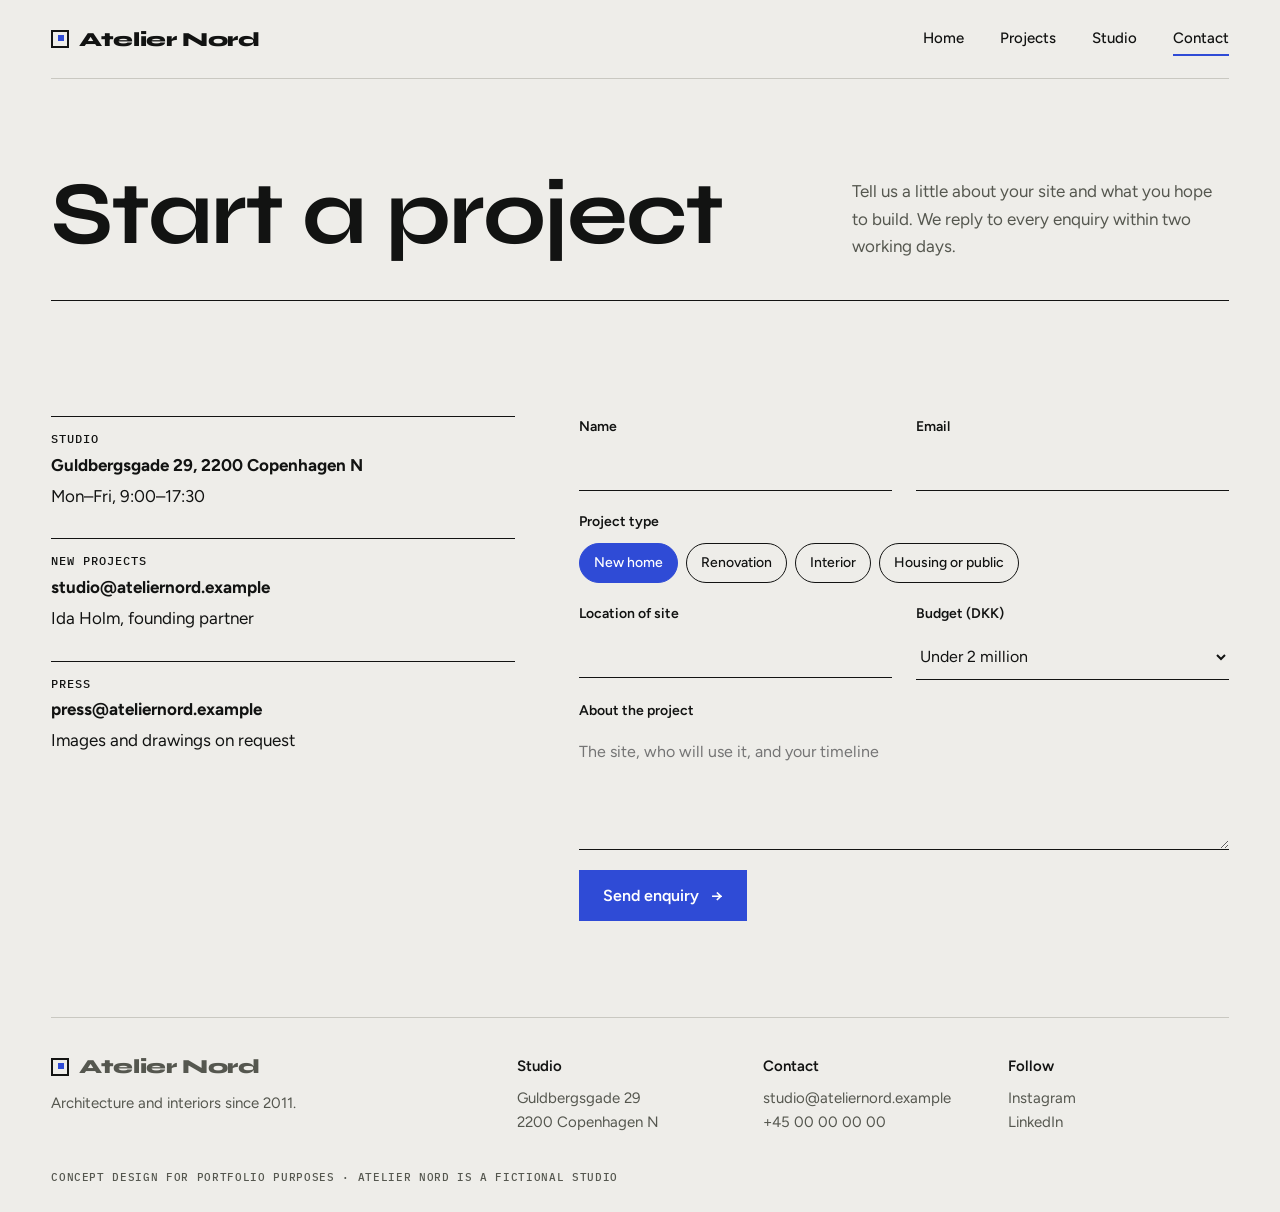
<file: atelier-nord/contact.html>
<!doctype html>
<html lang="en">
<head>
<meta charset="utf-8">
<meta name="viewport" content="width=device-width, initial-scale=1">
<title>Contact — Atelier Nord</title>
<meta name="description" content="Start a project with Atelier Nord. Tell us about your site, your budget and your timeline.">
<link rel="preconnect" href="https://fonts.googleapis.com">
<link rel="preconnect" href="https://fonts.gstatic.com" crossorigin>
<link rel="stylesheet" href="https://fonts.googleapis.com/css2?family=Syne:wght@600;700;800&family=Figtree:wght@400;500;600&family=IBM+Plex+Mono:wght@500&display=swap">
<link rel="stylesheet" href="style.css">
</head>
<body>
<div class="wrap">
  <header class="site-head">
    <a class="logo" href="index.html"><i></i>Atelier Nord</a>
    <nav class="nav" aria-label="Main">
      <a href="index.html">Home</a>
      <a href="projects.html">Projects</a>
      <a href="studio.html">Studio</a>
      <a href="contact.html" aria-current="page">Contact</a>
    </nav>
  </header>

  <section class="page-hero">
    <h1 class="rise">Start a project</h1>
    <p class="rise d2">Tell us a little about your site and what you hope to build. We reply to every enquiry within two working days.</p>
  </section>

  <section class="sec split">
    <div class="offices">
      <div><span class="mono">Studio</span><b>Guldbergsgade 29, 2200 Copenhagen N</b><span>Mon–Fri, 9:00–17:30</span></div>
      <div><span class="mono">New projects</span><b>studio@ateliernord.example</b><span>Ida Holm, founding partner</span></div>
      <div><span class="mono">Press</span><b>press@ateliernord.example</b><span>Images and drawings on request</span></div>
    </div>

    <form class="form" id="enquiry" novalidate>
      <label>Name<input id="name" name="name" required autocomplete="name"></label>
      <label>Email<input id="email" name="email" type="email" required autocomplete="email"></label>
      <div class="full" style="display:flex;flex-direction:column;gap:10px">
        <span style="font-size:14px;font-weight:600">Project type</span>
        <div class="chips">
          <label><input type="radio" name="type" value="New home" checked><span>New home</span></label>
          <label><input type="radio" name="type" value="Renovation"><span>Renovation</span></label>
          <label><input type="radio" name="type" value="Interior"><span>Interior</span></label>
          <label><input type="radio" name="type" value="Housing or public"><span>Housing or public</span></label>
        </div>
      </div>
      <label>Location of site<input id="loc" name="location"></label>
      <label>Budget (DKK)
        <select id="budget" name="budget">
          <option>Under 2 million</option><option>2–5 million</option><option>5–15 million</option><option>Over 15 million</option>
        </select>
      </label>
      <label class="full">About the project<textarea id="msg" name="message" placeholder="The site, who will use it, and your timeline"></textarea></label>
      <div class="full"><button class="btn" type="submit">Send enquiry</button></div>
      <p class="full sent" id="sent" hidden>Thank you. Your enquiry has been received and Ida will reply within two working days. (Concept site: no message was actually sent.)</p>
    </form>
  </section>

  <footer class="site-foot" style="margin-top:96px">
    <div><a class="logo" href="index.html"><i></i>Atelier Nord</a><p style="margin-top:12px">Architecture and interiors since 2011.</p></div>
    <div><b>Studio</b>Guldbergsgade 29<br>2200 Copenhagen N</div>
    <div><b>Contact</b>studio@ateliernord.example<br>+45 00 00 00 00</div>
    <div><b>Follow</b>Instagram<br>LinkedIn</div>
  </footer>
  <p class="concept">Concept design for portfolio purposes · Atelier Nord is a fictional studio</p>
</div>
<script>
document.getElementById('enquiry').addEventListener('submit', e => {
  e.preventDefault();
  const name = document.getElementById('name'), email = document.getElementById('email');
  if (!name.value.trim() || !email.value || !email.validity.valid) {
    (name.value.trim() ? email : name).focus();
    return;
  }
  document.getElementById('sent').hidden = false;
});
</script>
</body>
</html>
</file>
<file: atelier-nord/style.css>
/* Atelier Nord — architecture studio concept. Blueprint-blue accent on cool paper, wide grotesk display. */
:root {
  --paper: #EEEDE9;
  --paper-2: #E3E2DD;
  --ink: #121312;
  --ink-soft: #55574F;
  --rule: #C9C8C1;
  --blue: #2F4BD6;
  --display: "Syne", "Arial Black", sans-serif;
  --body: "Figtree", "Segoe UI", system-ui, sans-serif;
  --mono: "IBM Plex Mono", ui-monospace, monospace;
  --gutter: clamp(20px, 4vw, 56px);
}
* { box-sizing: border-box; }
html { scroll-behavior: smooth; }
body { margin: 0; background: var(--paper); color: var(--ink); font: 17px/1.6 var(--body); -webkit-font-smoothing: antialiased; }
img { display: block; max-width: 100%; height: auto; }
a { color: inherit; }
h1, h2, h3 { font-family: var(--display); font-weight: 700; line-height: 1.02; margin: 0; letter-spacing: -0.02em; text-wrap: balance; }
p { margin: 0; }
.wrap { padding-inline: var(--gutter); max-width: 1440px; margin-inline: auto; }
.mono { font: 500 12px/1.4 var(--mono); letter-spacing: .08em; text-transform: uppercase; }

/* Header */
.site-head { display: flex; justify-content: space-between; align-items: center; padding-block: 22px; border-bottom: 1px solid var(--rule); gap: 16px; flex-wrap: wrap; }
.logo { font: 800 20px var(--display); text-decoration: none; letter-spacing: -0.02em; display: flex; align-items: center; gap: 10px; }
.logo i { width: 18px; height: 18px; border: 2px solid var(--ink); position: relative; display: inline-block; }
.logo i::after { content: ""; position: absolute; inset: 3px 3px auto auto; width: 6px; height: 6px; background: var(--blue); }
.nav { display: flex; gap: clamp(14px, 3vw, 36px); flex-wrap: wrap; }
.nav a { text-decoration: none; font-weight: 500; font-size: 15px; padding-block: 4px; border-bottom: 2px solid transparent; }
.nav a:hover, .nav a[aria-current="page"] { border-color: var(--blue); }

/* Hero */
.hero { display: grid; grid-template-columns: repeat(12, 1fr); gap: 24px; padding-block: clamp(48px, 8vw, 110px) 40px; align-items: end; }
.hero h1 { grid-column: 1 / span 9; font-size: clamp(44px, 8.6vw, 132px); }
.hero h1 em { font-style: normal; color: var(--blue); }
.hero aside { grid-column: 10 / span 3; display: flex; flex-direction: column; gap: 16px; color: var(--ink-soft); }
.hero-img { position: relative; }
.hero-img img { width: 100%; aspect-ratio: 21/9; object-fit: cover; }
.hero-img figcaption { position: absolute; left: 0; bottom: 0; background: var(--paper); padding: 12px 18px 0 0; display: flex; gap: 28px; flex-wrap: wrap; }

/* Index of figures */
.facts { display: grid; grid-template-columns: repeat(4, 1fr); border-top: 1px solid var(--ink); margin-top: 72px; }
.facts div { padding: 20px 20px 28px 0; border-right: 1px solid var(--rule); }
.facts div + div { padding-left: 20px; }
.facts div:last-child { border-right: 0; }
.facts b { display: block; font: 700 clamp(36px, 4.4vw, 60px)/1 var(--display); font-variant-numeric: tabular-nums; margin-block: 10px 6px; }
.facts span { color: var(--ink-soft); font-size: 15px; }

/* Section heading */
.sec { padding-block: clamp(64px, 9vw, 128px) 0; }
.sec-head { display: grid; grid-template-columns: 1fr 2fr; gap: 24px; margin-bottom: 48px; align-items: start; }
.sec-head h2 { font-size: clamp(32px, 4.6vw, 64px); }
.sec-head p { color: var(--ink-soft); max-width: 52ch; padding-top: 10px; }

/* Project list */
.projects { display: grid; grid-template-columns: repeat(12, 1fr); gap: 56px 24px; }
.proj { text-decoration: none; display: flex; flex-direction: column; gap: 14px; }
.proj:nth-child(4n+1) { grid-column: 1 / span 7; }
.proj:nth-child(4n+2) { grid-column: 9 / span 4; margin-top: 140px; }
.proj:nth-child(4n+3) { grid-column: 2 / span 4; }
.proj:nth-child(4n+4) { grid-column: 7 / span 6; margin-top: 80px; }
.proj .ph { overflow: hidden; background: var(--paper-2); }
.proj img { width: 100%; aspect-ratio: 4/3; object-fit: cover; transition: transform .8s cubic-bezier(.2,.7,.2,1); }
.proj:hover img { transform: scale(1.04); }
.proj .meta { display: flex; justify-content: space-between; gap: 12px; border-top: 1px solid var(--ink); padding-top: 10px; }
.proj h3 { font-size: clamp(22px, 2.2vw, 30px); }
.proj p { color: var(--ink-soft); font-size: 15px; }

/* Approach — real sequence */
.steps { display: grid; grid-template-columns: repeat(4, 1fr); gap: 0; border-top: 1px solid var(--ink); }
.steps li { list-style: none; padding: 22px 22px 0 0; display: flex; flex-direction: column; gap: 10px; }
.steps li + li { border-left: 1px solid var(--rule); padding-left: 22px; }
.steps h3 { font-size: 24px; }
.steps p { color: var(--ink-soft); font-size: 15px; }
ol.steps { padding: 0; margin: 0; }

/* Quote band */
.band { background: var(--ink); color: var(--paper); margin-top: clamp(64px, 9vw, 128px); }
.band .wrap { padding-block: clamp(56px, 8vw, 110px); display: grid; grid-template-columns: 1fr 3fr; gap: 24px; }
.band blockquote { margin: 0; font: 600 clamp(26px, 3.4vw, 46px)/1.15 var(--display); letter-spacing: -0.015em; }
.band cite { display: block; margin-top: 24px; font-style: normal; color: #A9AAA3; }
.band .mono { color: #8A97F0; }

/* CTA */
.cta { display: flex; justify-content: space-between; align-items: end; gap: 24px; flex-wrap: wrap; padding-block: clamp(64px, 9vw, 120px); }
.cta h2 { font-size: clamp(40px, 7vw, 104px); max-width: 12ch; }
.btn { display: inline-flex; align-items: center; gap: 12px; background: var(--blue); color: #fff; text-decoration: none; font-weight: 600; padding: 16px 24px; border: 0; font-size: 16px; cursor: pointer; font-family: var(--body); }
.btn:hover { background: var(--ink); }
.btn::after { content: "→"; }
.btn:focus-visible, .nav a:focus-visible, input:focus-visible, textarea:focus-visible, select:focus-visible { outline: 2px solid var(--blue); outline-offset: 3px; }

/* Footer */
.site-foot { border-top: 1px solid var(--rule); padding-block: 36px; display: grid; grid-template-columns: 2fr 1fr 1fr 1fr; gap: 24px; font-size: 15px; color: var(--ink-soft); }
.site-foot b { color: var(--ink); display: block; margin-bottom: 8px; font-weight: 600; }
.concept { font: 500 11px var(--mono); letter-spacing: .06em; text-transform: uppercase; color: var(--ink-soft); padding-bottom: 28px; }

/* Page hero (inner pages) */
.page-hero { padding-block: clamp(48px, 7vw, 96px) 40px; display: grid; grid-template-columns: repeat(12, 1fr); gap: 24px; border-bottom: 1px solid var(--ink); }
.page-hero h1 { grid-column: 1 / span 8; font-size: clamp(44px, 7vw, 104px); }
.page-hero p { grid-column: 9 / span 4; align-self: end; color: var(--ink-soft); }

/* Filters */
.filters { display: flex; gap: 10px; flex-wrap: wrap; padding-block: 28px 40px; }
.filters button { font: 500 14px var(--body); border: 1px solid var(--ink); background: none; padding: 8px 16px; border-radius: 999px; cursor: pointer; color: var(--ink); }
.filters button[aria-pressed="true"] { background: var(--ink); color: var(--paper); }

/* Project table */
.ptable { width: 100%; border-collapse: collapse; font-size: 15px; }
.ptable th, .ptable td { text-align: left; padding: 14px 12px 14px 0; border-bottom: 1px solid var(--rule); vertical-align: top; }
.ptable th { font: 500 11px var(--mono); letter-spacing: .08em; text-transform: uppercase; color: var(--ink-soft); }
.ptable td:first-child { font-family: var(--mono); color: var(--blue); }
.table-scroll { overflow-x: auto; }

/* Studio */
.split { display: grid; grid-template-columns: 5fr 7fr; gap: clamp(24px, 5vw, 80px); align-items: start; }
.split .lead { font: 600 clamp(24px, 2.6vw, 34px)/1.25 var(--display); letter-spacing: -0.01em; }
.prose { display: flex; flex-direction: column; gap: 18px; color: var(--ink-soft); max-width: 62ch; }
.team { display: grid; grid-template-columns: repeat(4, 1fr); gap: 24px; }
.person { display: flex; flex-direction: column; gap: 8px; }
.person .ini { aspect-ratio: 3/4; background: var(--paper-2); display: grid; place-items: center; font: 800 56px var(--display); color: var(--blue); position: relative; overflow: hidden; }
.person .ini::before { content: ""; position: absolute; inset: 0; background: repeating-linear-gradient(90deg, transparent 0 23px, rgba(47,75,214,.08) 23px 24px), repeating-linear-gradient(0deg, transparent 0 23px, rgba(47,75,214,.08) 23px 24px); }
.person h3 { font-size: 20px; }
.person span { color: var(--ink-soft); font-size: 14px; }

/* Contact */
.form { display: grid; grid-template-columns: 1fr 1fr; gap: 20px 24px; }
.form label { display: flex; flex-direction: column; gap: 8px; font-size: 14px; font-weight: 600; }
.form .full { grid-column: 1 / -1; }
.form input, .form textarea, .form select { font: 16px var(--body); padding: 12px 0; border: 0; border-bottom: 1px solid var(--ink); background: transparent; color: var(--ink); border-radius: 0; }
.form textarea { min-height: 120px; resize: vertical; }
.chips { display: flex; flex-wrap: wrap; gap: 8px; }
.chips label { flex-direction: row; align-items: center; gap: 0; font-weight: 500; }
.chips input { position: absolute; opacity: 0; }
.chips span { border: 1px solid var(--ink); padding: 8px 14px; border-radius: 999px; cursor: pointer; }
.chips input:checked + span { background: var(--blue); border-color: var(--blue); color: #fff; }
.chips input:focus-visible + span { outline: 2px solid var(--blue); outline-offset: 2px; }
.sent { background: var(--ink); color: var(--paper); padding: 20px; }
.offices { display: grid; gap: 28px; }
.offices div { border-top: 1px solid var(--ink); padding-top: 14px; display: flex; flex-direction: column; gap: 4px; }

/* Reveal */
@media (prefers-reduced-motion: no-preference) {
  .rise { animation: rise .9s cubic-bezier(.2,.7,.2,1) both; }
  .rise.d2 { animation-delay: .12s; } .rise.d3 { animation-delay: .24s; }
  @keyframes rise { from { opacity: 0; transform: translateY(24px); } }
}

@media (max-width: 900px) {
  .hero h1, .hero aside, .page-hero h1, .page-hero p { grid-column: 1 / -1; }
  .facts { grid-template-columns: repeat(2, 1fr); }
  .facts div:nth-child(2) { border-right: 0; }
  .facts div:nth-child(3) { padding-left: 0; }
  .sec-head, .split, .band .wrap { grid-template-columns: 1fr; }
  .projects { grid-template-columns: 1fr; gap: 48px; }
  .proj:nth-child(n) { grid-column: 1 / -1; margin-top: 0; }
  .steps { grid-template-columns: 1fr 1fr; }
  .steps li:nth-child(3) { border-left: 0; padding-left: 0; }
  .steps li { padding-bottom: 24px; }
  .team { grid-template-columns: 1fr 1fr; }
  .site-foot { grid-template-columns: 1fr 1fr; }
  .form { grid-template-columns: 1fr; }
}
@media (max-width: 520px) {
  .steps { grid-template-columns: 1fr; }
  .steps li + li { border-left: 0; padding-left: 0; }
  .hero-img img { aspect-ratio: 4/3; }
}
</file>
